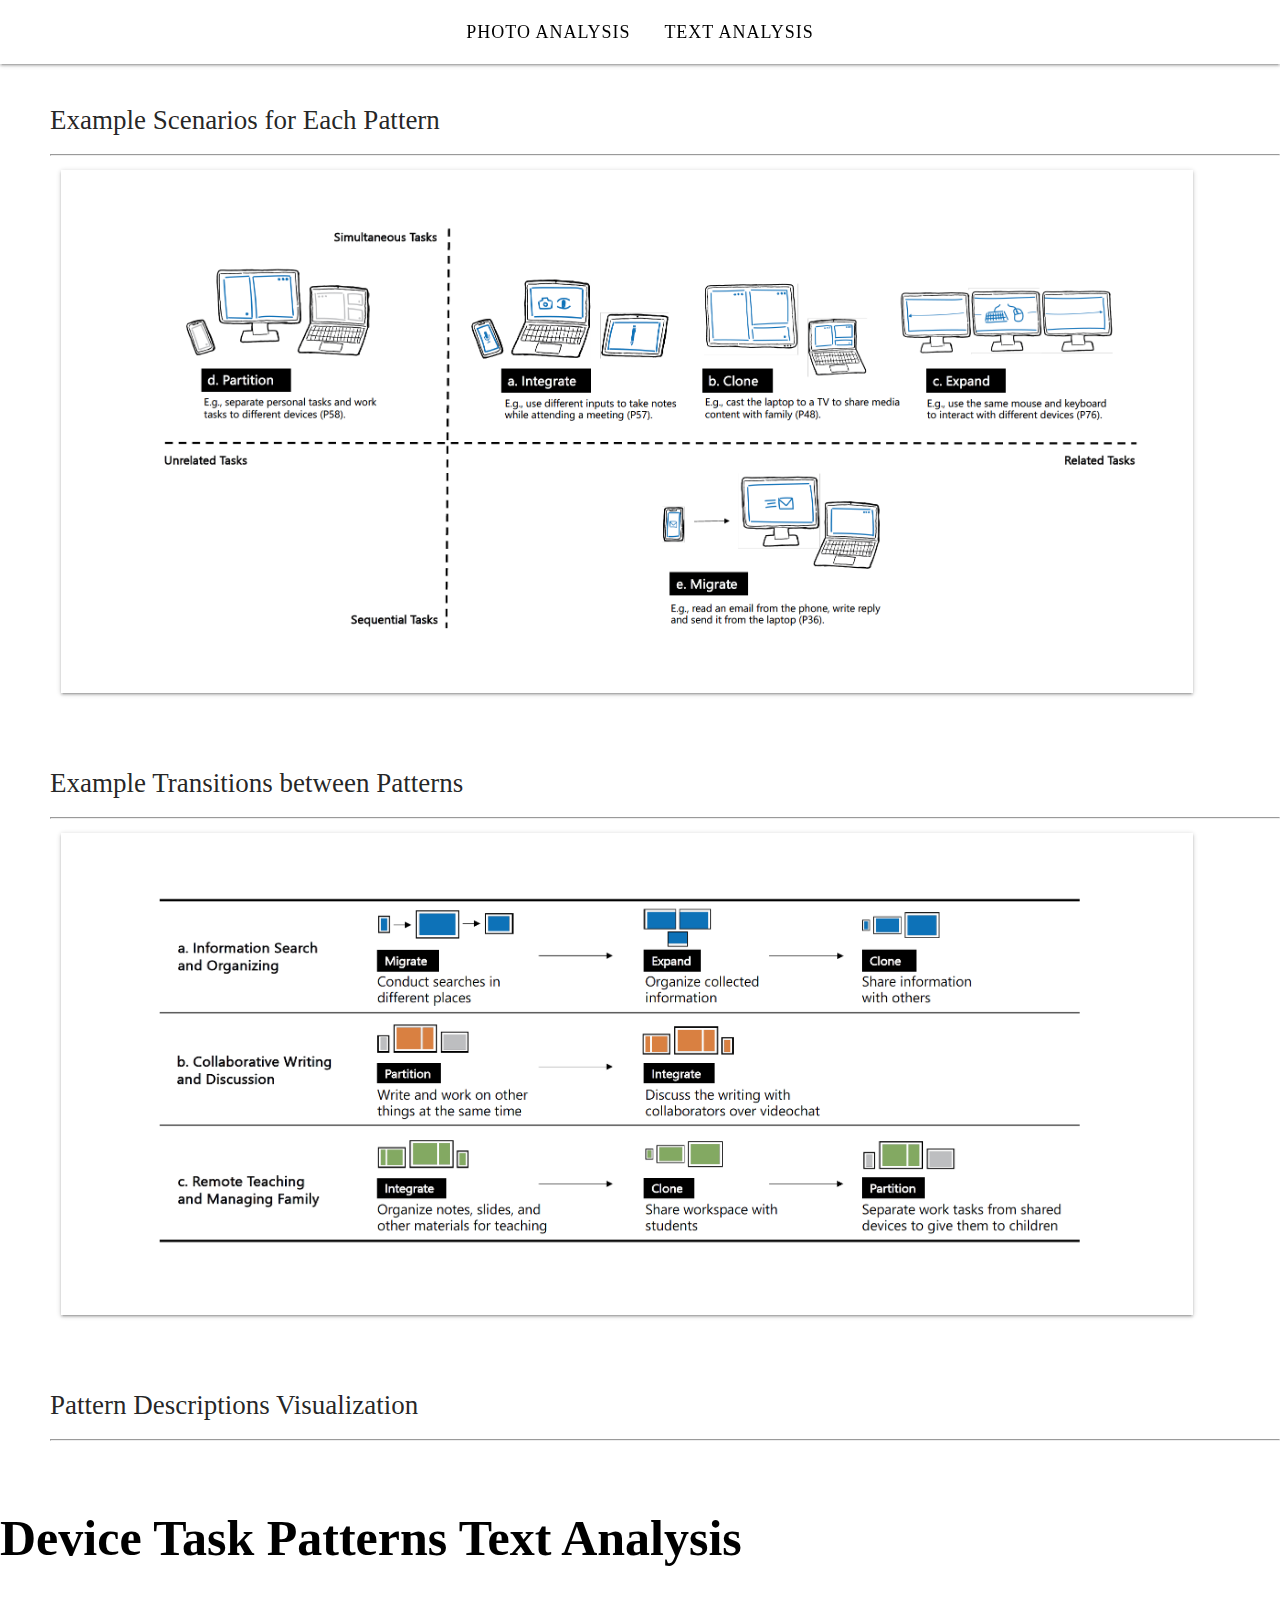
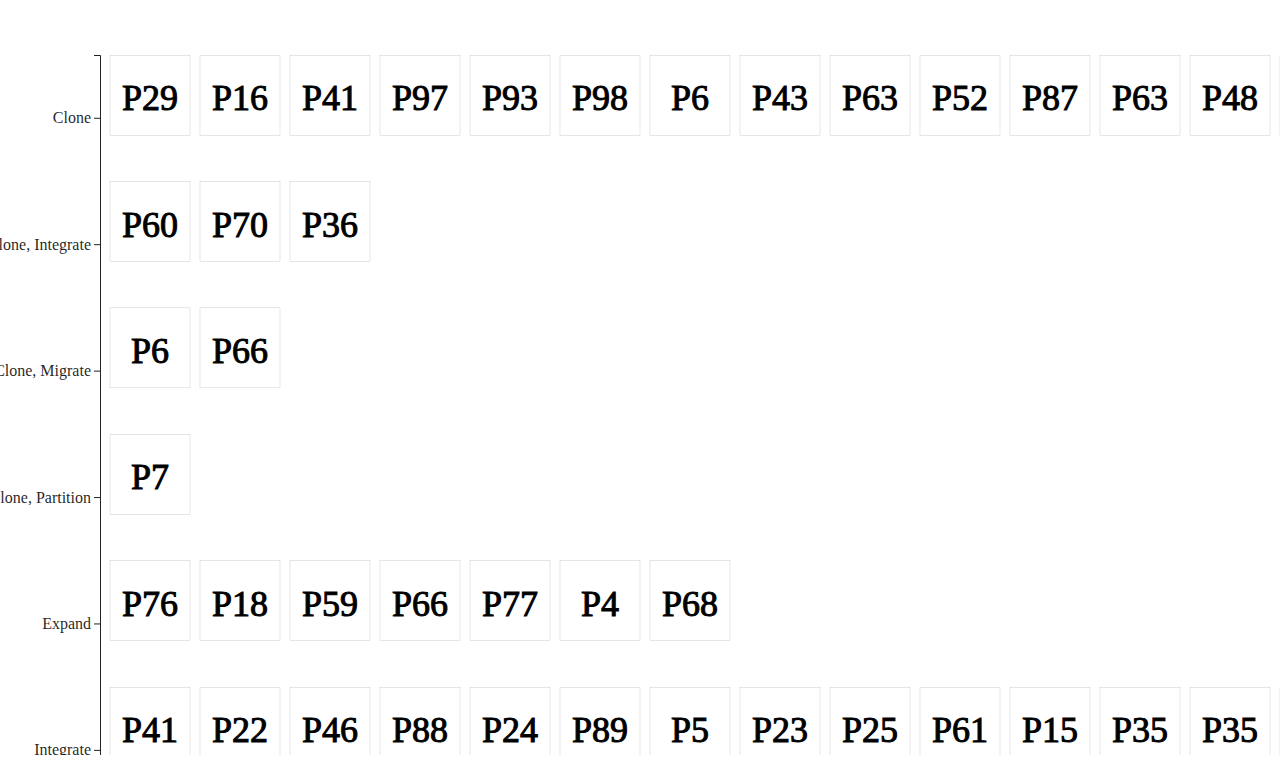
<file: textAnalysis.html>
<html><head>


    <!-- <script type="text/javascript" src="lib/jquery.min.js"></script> -->
    <script type="text/javascript" src="https://code.jquery.com/jquery-2.1.4.min.js"></script>

    <script type="text/javascript" src="lib/d3.v5.js"></script>

    <!-- <script src="imagesloaded.js"></script> -->

     <link type="text/css" rel="stylesheet" href="lib/materialize/css/materialize.min.css" media="screen,projection">
     <script src="lib/materialize/js/materialize.min.js"></script>


     <link rel="stylesheet" type="text/css" href="mystyle.css">
</head>
<body>


<nav class="nav-center" role="navigation">
 <div class="nav-wrapper">

     <ul id="nav-mobile">
        <li><a href="index.html">Photo Analysis</a></li>
        <li><a href="textAnalysis.html">Text Analysis</a></li>
        <!-- <li><a href="examples.html">Gallery</a></li> -->
     </ul>
 </div>
</nav>


<div id="content">

    <div class="col m12 offset-m0 headTitle" style="font-size:180%; margin-left: 50px;">
        Example Scenarios for Each Pattern
        <hr>
    </div>
    <!-- <div class="col m8 offset-m2 headTitle2 center">
        Example Scenarios for Each Pattern
    </div> -->
    <div class="row">
        <!-- <a class="modal-trigger" href="#modal1">
        <div class="col m2 offset-m1">
            <img src='concepts/clone.png' style='width:100%'/>
        </div></a>

        <a class="modal-trigger" href="#modal2">
        <div class="col m2">
            <img src='concepts/expand.png' style='width:100%'/>
        </div></a>

        <a class="modal-trigger" href="#modal3">
        <div class="col m2">
            <img src='concepts/Integrate.PNG' style='width:100%'/>
        </div></a>

        <a class="modal-trigger" href="#modal4">
        <div class="col m2">
            <img src='concepts/migrate.png' style='width:100%'/>
        </div></a>

        <a class="modal-trigger" href="#modal5">
        <div class="col m2">
            <img src='concepts/expand.png' style='width:100%'/>
        </div></a> -->
        <div class="col m12" style="margin-left: 50px; margin-bottom:50px;">
            <img src='concepts/Example-scenarios.png' style='width:90%'/>
        </div>

    </div>

    <div class="col m12 offset-m0 headTitle" style="font-size:180%; margin-left: 50px;">
        Example Transitions between Patterns
        <hr>
    </div>

    <div class="row">

        <div class="col m12" style="margin-left: 50px; margin-bottom:50px;">
            <img src='concepts/Example-transitions.png' style='width:90%; '/>
        </div>
    </div>



 <!-- Modal Structure -->
 <div id="modal1" class="modal" style='width: 90%; overflow: hidden;max-height: none;'>
    <img src='concepts/clone.png' style='width:100%'/>
  </div>
  <div id="modal2" class="modal" style='width: 90%; overflow: hidden;max-height: none;'>
    <img src='concepts/expand.png' style='width:100%'/>
  </div>
  <div id="modal3" class="modal" style='width: 90%; overflow: hidden;max-height: none;'>
    <img src='concepts/Integrate.PNG' style='width:100%'/>
  </div>
  <div id="modal4" class="modal" style='width: 90%; overflow: hidden;max-height: none;'>
    <img src='concepts/migrate.png' style='width:100%'/>
  </div>
  <div id="modal5" class="modal" style='width: 90%; overflow: hidden;max-height: none;'>
    <img src='concepts/expand.png' style='width:100%'/>
  </div>


  <div class="col m12 offset-m0 headTitle" style="font-size:180%; margin-left: 50px;">
    Pattern Descriptions Visualization
    <hr>
</div>
<div id="resultsGraph"></div>
<script src="indexText.js"></script>


<div class="tooltip" style="opacity: 0;"></div></body></html>
</file>
<file: mystyle.css>
.imageThumbnail{
    zoom:19
  }
  
  .imageHover{
      width: 100%;
  }
  .axis { font: 20px sans-serif; }
  body{
      margin: 0;
      font-family: 'Roboto';
  }
  .grid {
      margin: 10px;
      margin-top: 100px;
      
  }
  .grid-item {
      width: 200px;
      margin-bottom: 5px;
  
      display: flex;
      flex-direction: column;
      align-items: center;
  
      box-shadow: 0 2px 2px 0 rgba(0,0,0,0.14), 0 3px 1px -2px rgba(0,0,0,0.12), 0 1px 5px 0 rgba(0,0,0,0.2);
      margin-bottom: 20px;
  }
  .grid-item--width2 { width: 400px; }
  #examples{
    margin-top: 50px;
    
  }
  .subCaption{
  
    font-size: 20px;
      font-weight: bold;
  }
  .modal{
    width: 80% !important;
  }
  img{
      width: 100%;
  }
  video{
    width: 100%;
  }
  #content{
    margin: auto;
    margin-top: 100px;
    width: 100%;
  }
  #image{
    width: 250px;
    margin: auto;
    margin-top: 100px;
  }
  .headTitle2{
    /* font-weight: bold */
    font-weight: 700 !important;
    font-size: 42px;
  }
  .intro-header{
    background: url('images/capture3.png');
    background-size: 100%;
    background-position-y: -150px;
    background-repeat: no-repeat;
    height: 300px;
    overflow-y: hidden;
    overflow-x: hidden;
    object-fit: cover;
  
  }
  .container{
    overflow-x: hidden;
    width: 100%;
    min-height: 1000px;
    text-align: justify;
  }
  
  
  #seeMore{
    display: flex;
    align-items: center;
    justify-content: center;
    margin-bottom: 10px;
  }
  #seeMore div{
    padding: 10px;
    background: #dadada;
    border-radius: 0.5rem;
    text-align: center;
    cursor: pointer;
  }
  
  
  .col img {
    box-shadow: 0 2px 2px 0 rgba(0,0,0,0.14), 0 3px 1px -2px rgba(0,0,0,0.12), 0 1px 5px 0 rgba(0,0,0,0.2);
  }
  
  
  
  
  
  
  
  
  nav{
          position: fixed;
          top: 0px;
          background-color: rgba(255, 255, 255, 0.67);
          z-index: 1;
        }
        nav .nav-wrapper {
        }
        .downloadCSV{
          width: 25px !important;
          position: relative;
          top: 7px;
        }
        div.tooltip {
          position: absolute;
          text-align: center;
          display: inline-block;
          width: 100px;
          /* height: 28px; */
          padding: 7px;
          border-radius: 5px;
          font: 12px sans-serif;
          background: rgb(153, 180, 214);
          /* border: 0px; */
          /* border: solid 0.5px dimgrey; */
          pointer-events: none;
          font-family: -apple-system,system-ui,BlinkMacSystemFont,"Segoe UI",Roboto,"Helvetica Neue",Arial,sans-serif;
        }
        div.tooltip img{
          width: 100%
        }
  
        nav.nav-center ul {
            text-align: center;
        }
        nav.nav-center ul li {
            display: inline;
            float: none;
            text-transform: uppercase;
        }
        nav.nav-center ul li a {
          display: inline-block;
          color: black;
          font-size: 18px;
          text-transform: uppercase;
          font-weight: 400;
          letter-spacing: 1px;
          color: black;
          /* background-color: rgba(255, 255, 255, 0.24); */
        }
  
        .navigation{
        background-color: rgba(255, 255, 255, 1);
    }
    .navigation li{
        display: inline-block;
        float: none;
    }
    .navigation ul{
        float: none;
        margin: 0 auto;
        display: block;
        text-align: center;
    }
    .navigation a {
  
        text-transform: uppercase;
        font-weight: 400;
        letter-spacing: 1px;
        color: black;
    }
</file>
